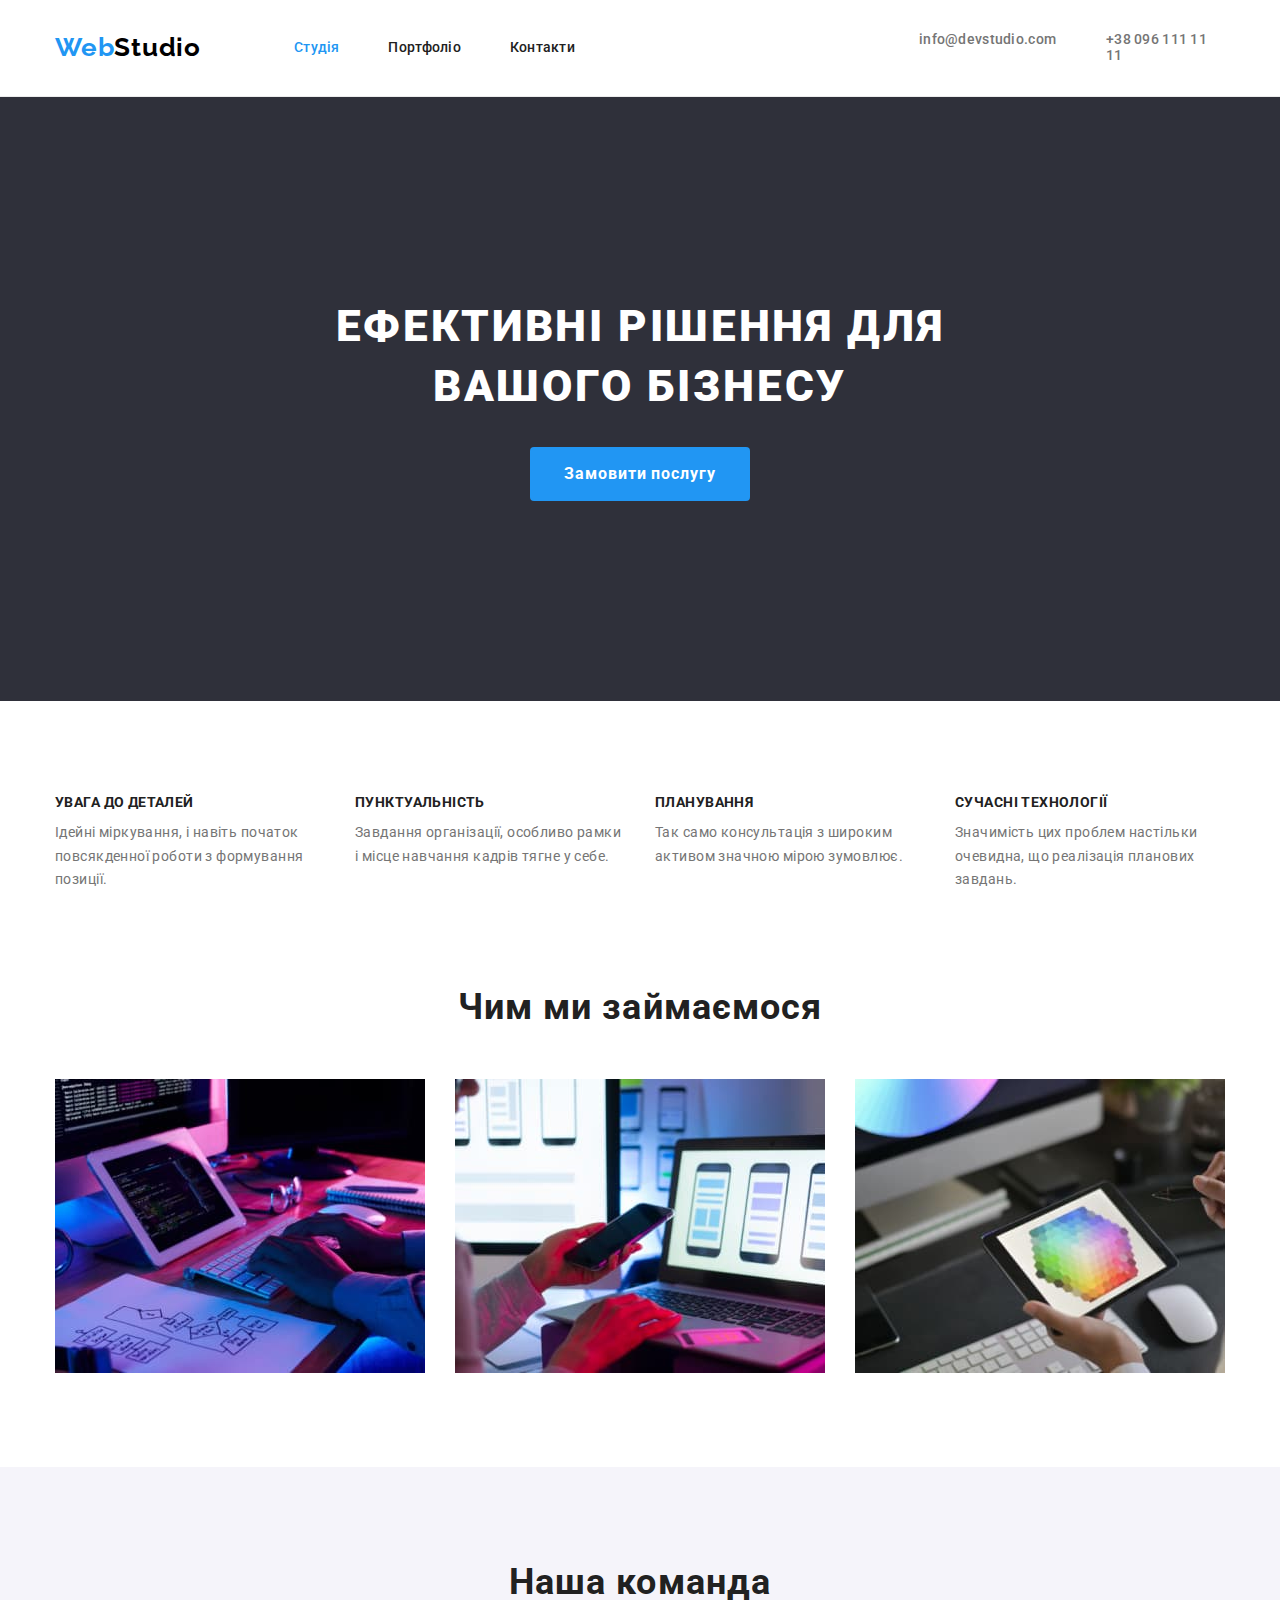
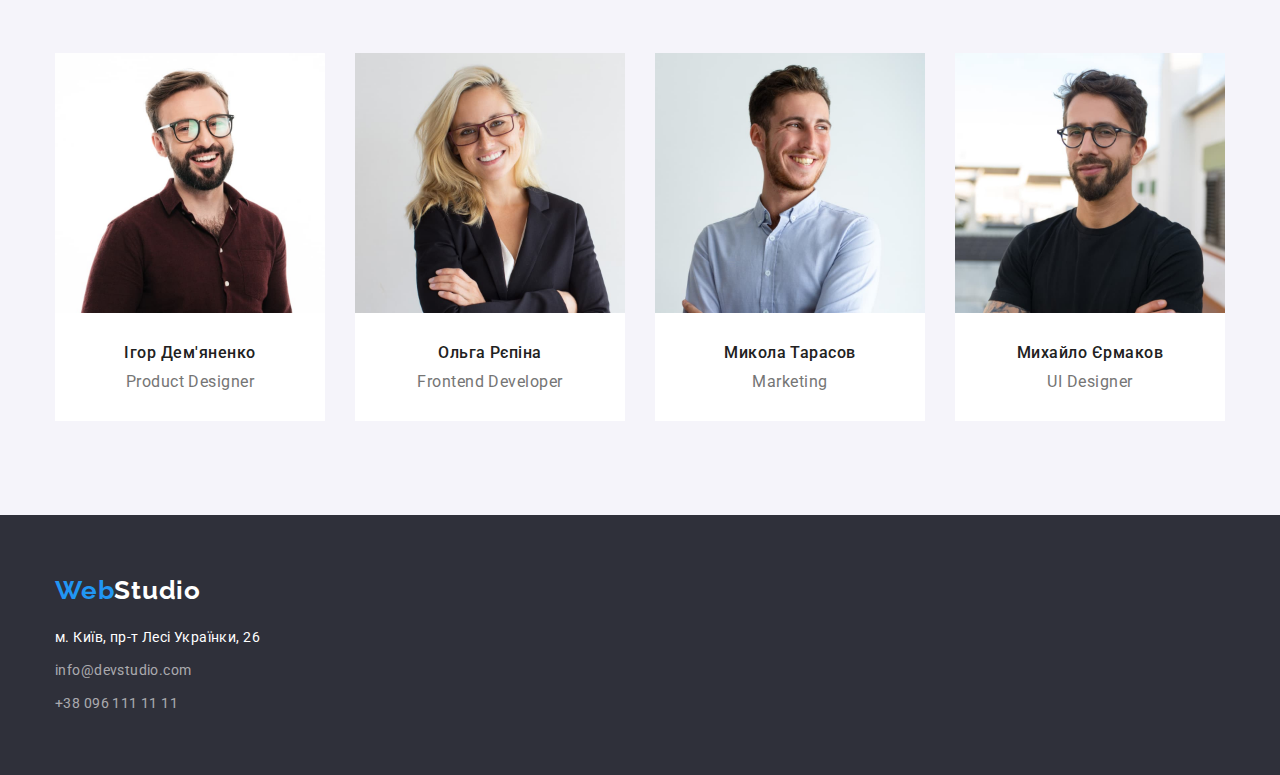
<file: index.html>
<!DOCTYPE html>
<html lang="uk">

    <head>
        <meta charset="UTF-8">
        <meta http-equiv="X-UA-Compatible" content="IE=edge">
        <meta name="viewport" content="width=device-width, initial-scale=1.0">
        <link rel="preconnect" href="https://fonts.googleapis.com">
        <link rel="preconnect" href="https://fonts.gstatic.com" crossorigin>
        <link href="https://fonts.googleapis.com/css2?family=Raleway:wght@700&family=Roboto:wght@400;500;700;900&display=swap" rel="stylesheet">
        <link rel="stylesheet" href="https://cdnjs.cloudflare.com/ajax/libs/modern-normalize/1.1.0/modern-normalize.min.css">
        <link rel="stylesheet" href="css/styles.css">
        <title>WebStudio</title>
    </head>

    <body>
        
        <header class="header">
        <div class="container header-container">
            <nav class="nav-header">
                <!-- Logo -->
                <a href="./index.html" class="logo-header"><span class="logoweb">Web</span>Studio</a>
                <ul class="sitenav-menu">
                    <li><a href="./index.html" class="sitenav currentpage">Студія</a></li>
                    <li><a href="./portfolio.html" class="sitenav">Портфоліо</a></li>
                    <li><a href="" class="sitenav">Контакти</a></li>
                </ul>         
            </nav>
            <!-- Contacts -->
            <ul class="contacts-menu">
                <li class="header-mail"><a href="mailto:info@devstudio.com" class="contacts">info@devstudio.com</a></li>
                <li class="header-phon"><a href="tel:+380961111111" class="contacts">+38 096 111 11 11</a></li>
            </ul>
        </div>
        </header>

    <main>
        <!--Hero section-->
        <section class="herosection">
            <div class="container">
                <h1 class="hero"> Ефективні рішення для вашого бізнесу</h1>
                <button type="button" class="button">Замовити послугу</button>
            </div>
        </section>
        <!--Studio-->
        <section class="feature-section section">
            <div class="container">
            <h2 class="feature-header visually-hidden">Особливості</h2>
            <ul class="feature">
                <li>
                    <h3 class="features">УВАГА ДО ДЕТАЛЕЙ</h3>
                    <p class="text-features">Ідейні міркування, і навіть початок повсякденної роботи з формування позиції.</p>
                </li>
                <li>
                    <h3 class="features">ПУНКТУАЛЬНІСТЬ</h3>
                    <p class="text-features">Завдання організації, особливо рамки і місце навчання кадрів тягне у себе.</p>
                </li>
                <li>
                    <h3 class="features">ПЛАНУВАННЯ</h3>
                    <p class="text-features">Так само консультація з широким активом значною мірою зумовлює.</p>
                </li>
                <li>
                    <h3 class="features">СУЧАСНІ ТЕХНОЛОГІЇ</h3>
                    <p class="text-features">Значимість цих проблем настільки очевидна, що реалізація планових завдань.</p>
                </li>
            </ul>
            </div>
        </section>
        <!--Portfolio-->
        <section class="whatwedo-section section">
            <div class="container">
            <h2 class="whatwedo">Чим ми займаємося</h2>
            <ul class="whatwedo-list">
                <li><img src="images/websitedevelopment.jpg" alt="Розробка сайтів" width="370"></li>
                <li><img src="images/mobileversionsdevelopment.jpg" alt="Розробка мобільних версій" width="370"></li>
                <li><img src="images/designdevelopment.jpg" alt="Розробка дизайна" width="370"></li>
            </ul>
            </div>
        </section>
        <!--Our team-->
        <section class="ourteam-section section">
            <div class="container">
            <h2 class="ourteam">Наша команда</h2>
            <ul class="teamphoto">
                <li><img src="images/igor.jpg" alt="Ігор Дем'яненко" width=270><div class="teammember-description"><h3 class="teammembers">Ігор Дем'яненко</h3><p class="positionteam">Product Designer</p></div></li>
                <li><img src="images/olga.jpg" alt="Ольга Рєпіна" width=270><div class="teammember-description"><h3 class="teammembers">Ольга Рєпіна</h3><p class="positionteam">Frontend Developer</p></div></li>
                <li><img src="images/mikola.jpg" alt="Микола Тарасов" width=270><div class="teammember-description"><h3 class="teammembers">Микола Тарасов</h3><p class="positionteam">Marketing</p></div></li>
                <li><img src="images/mikhailo.jpg" alt="Михайло Єрмаков" width=270><div class="teammember-description"><h3 class="teammembers">Михайло Єрмаков</h3><p class="positionteam">UI Designer</p></div></li>
            </ul>
            </div>
        </section>
    </main>
    
    <footer class="footer">
    <div class="container">
            <!-- Lolgo -->
            <a href="./index.html" class="logo-footer"><span class="logoweb">Web</span><span class="logostudiofooter">Studio</span> </a>
        <!-- Address -->
        <address class="contactsfooter-list">
            <ul>
                <li class="footer-list"><a href="https://goo.gl/maps/2xiJBvrkSo6NXy436" target="_blank" rel="noopener noreferrer nofollow" 
                        class="adressfooter">м. Київ, пр-т Лесі Українки, 26</a></li>
                <li class="footer-list"><a href="mailto:info@devstudio.com" 
                        class="contactsfooter">info@devstudio.com</a></li>
                <li class="footer-list"><a href="tel:+380961111111" 
                        class="contactsfooter"> +38 096 111 11 11</a></li>
            </ul>
        </address>
    </div>
    </footer>
    </body>

    </html>
</file>
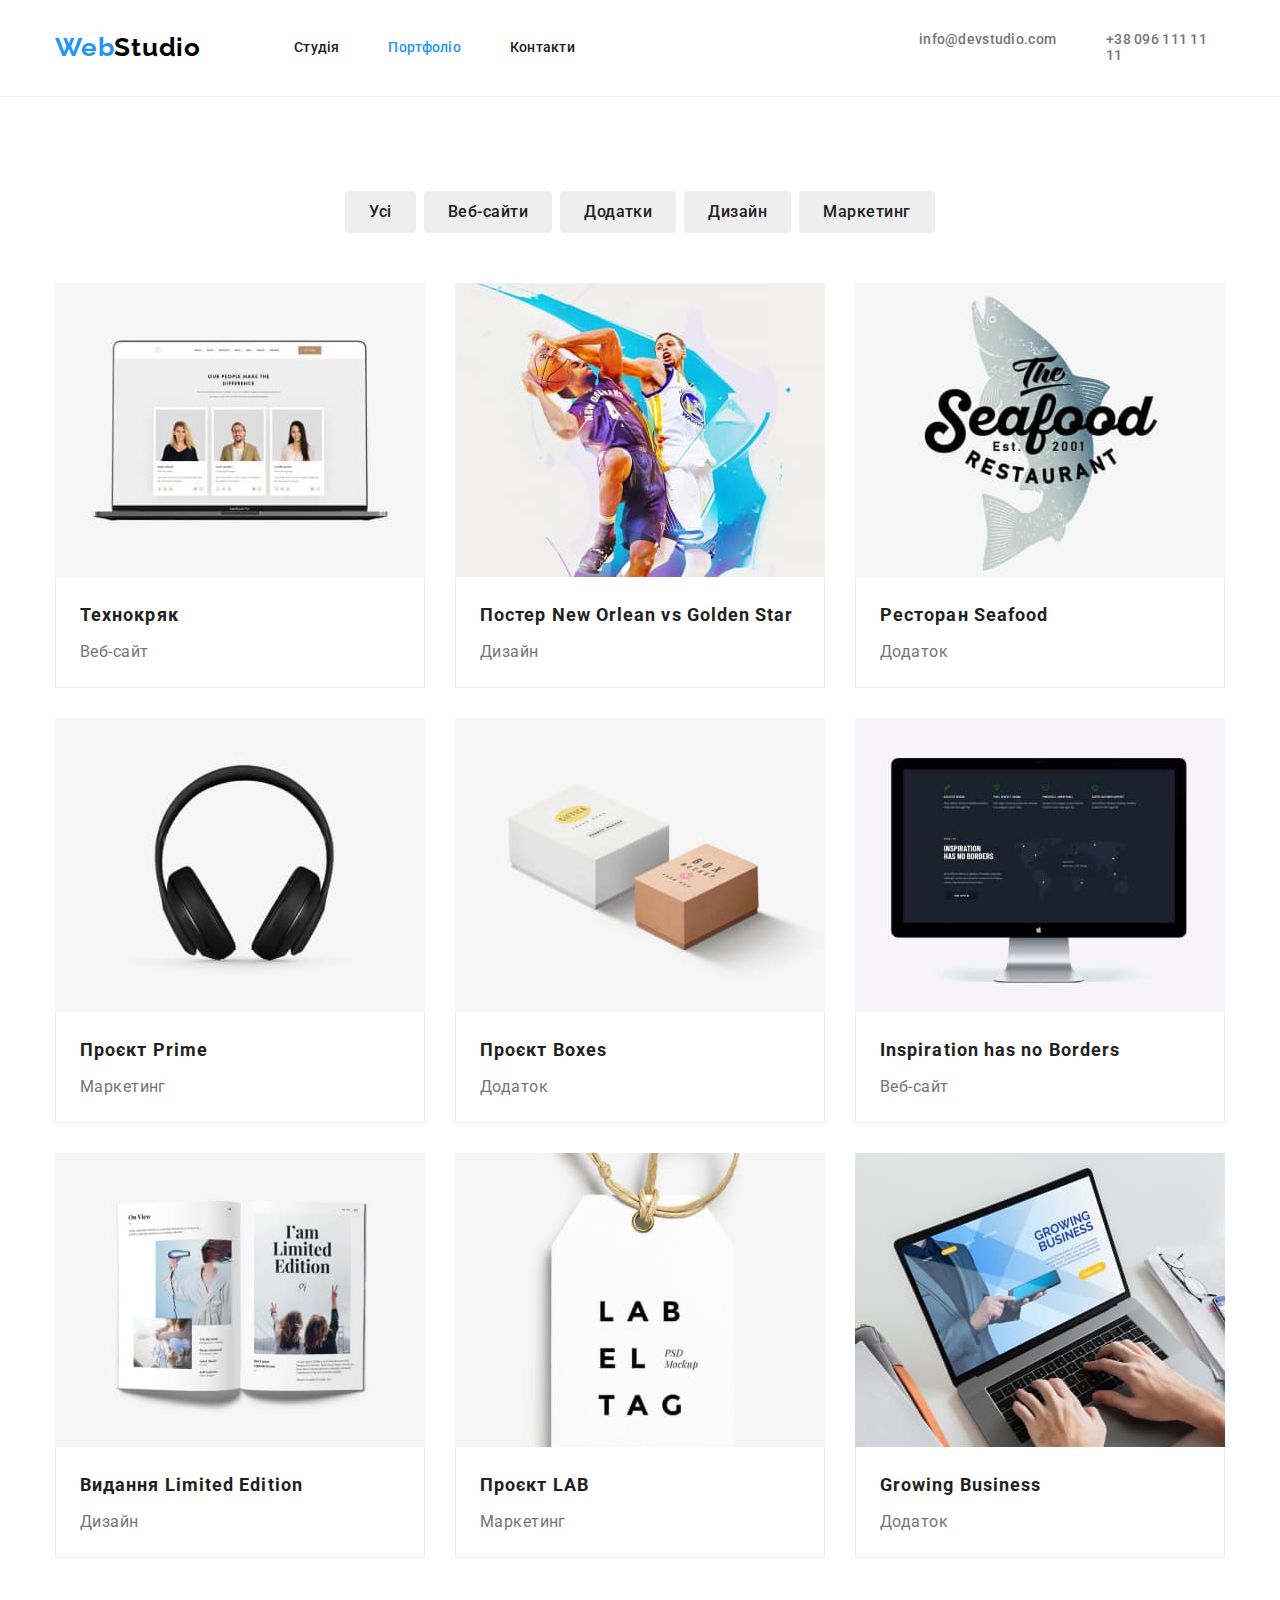
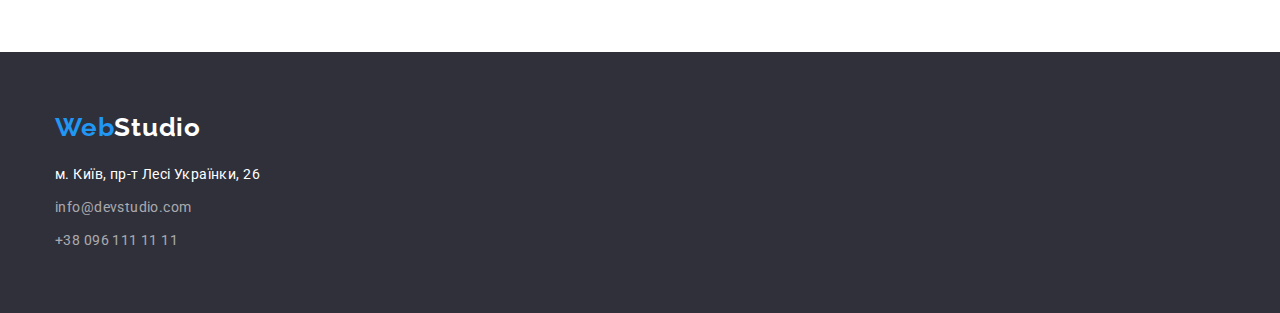
<file: portfolio.html>
<!DOCTYPE html>
<html lang="uk">

    <head>
    <meta charset="UTF-8">
    <meta http-equiv="X-UA-Compatible" content="IE=edge">
    <meta name="viewport" content="width=device-width, initial-scale=1.0">
    <link rel="preconnect" href="https://fonts.googleapis.com">
    <link rel="preconnect" href="https://fonts.gstatic.com" crossorigin>
    <link href="https://fonts.googleapis.com/css2?family=Raleway:wght@700&family=Roboto:wght@400;500;700;900&display=swap" rel="stylesheet">
    <link rel="stylesheet" href="https://cdnjs.cloudflare.com/ajax/libs/modern-normalize/1.1.0/modern-normalize.min.css">
    <link rel="stylesheet" href="css/styles.css">
    <title>WebStudio</title>
    </head>

    <body>

        <header class="header">
            <div class="container header-container">
                <nav class="nav-header">
                    <!-- Logo -->
                    <a href="./index.html" class="logo-header"><span class="logoweb">Web</span>Studio</a>
                    <ul class="sitenav-menu">
                        <li><a href="./index.html" class="sitenav">Студія</a></li>
                        <li><a href="./portfolio.html" class="sitenav currentpage">Портфоліо</a></li>
                        <li><a href="" class="sitenav">Контакти</a></li>
                    </ul>
                </nav>
                <!-- Contacts -->
                <ul class="contacts-menu">
                    <li class="header-mail"><a href="mailto:info@devstudio.com" class="contacts">info@devstudio.com</a></li>
                    <li class="header-phon"><a href="tel:+380961111111" class="contacts">+38 096 111 11 11</a></li>
                </ul>
            </div>
        </header>

    <main>
        <section class="projects-demonstration section">
        <div class="container">
        <h1 class="portfolio-header visually-hidden">Портфолио</h1>   
            <ul class="btn">
                <li><button type="button" class="portfolio-button">Усі</button></li>
                <li><button type="button" class="portfolio-button">Веб-сайти</button></li>
                <li><button type="button" class="portfolio-button">Додатки</button></li>
                <li><button type="button" class="portfolio-button">Дизайн</button></li>
                <li><button type="button" class="portfolio-button">Маркетинг</button></li>
            </ul>
            <ul class="portfolio-imgs">
                <li class="portfolio-img"><img src="images/portfolioimg/technocrake.jpg" alt="Технокряк" width=370>
                    <div class="project">
                    <h2 class="project-name">Технокряк</h2>
                    <p class="project-description">Веб-сайт</p>
                    </div>
                </li>
                <li class="portfolio-img"><img src="images/portfolioimg/neworleanvsgoldenstar.jpg" alt="Постер New Orlean vs Golden Star" width=370>
                    <div class="project">
                    <h2 class="project-name">Постер New Orlean vs Golden Star</h2>
                    <p class="project-description">Дизайн</p>
                    </div>
                </li>
                <li class="portfolio-img"><img src="images/portfolioimg/seafood.jpg" alt="Ресторан Seafood" width=370>
                    <div class="project">
                    <h2 class="project-name">Ресторан Seafood</h2>
                    <p class="project-description">Додаток</p>
                    </div>
                </li>
                <li class="portfolio-img"><img src="images/portfolioimg/prime.jpg" alt="Проєкт Prime" width=370>
                    <div class="project">
                    <h2 class="project-name">Проєкт Prime</h2>
                    <p class="project-description">Маркетинг</p>
                    </div>
                </li>
                <li class="portfolio-img"><img src="images/portfolioimg/boxes.jpg" alt="Проєкт Boxes" width=370>
                    <div class="project">
                    <h2 class="project-name">Проєкт Boxes</h2>
                    <p class="project-description">Додаток</p>
                    </div>
                </li>
                <li class="portfolio-img"><img src="images/portfolioimg/inspirationhasnoborders.jpg" alt="Inspiration has no Borders" width=370>
                    <div class="project">
                    <h2 class="project-name">Inspiration has no Borders</h2>
                    <p class="project-description">Веб-сайт</p>
                    </div>
                </li>
                <li class="portfolio-img"><img src="images/portfolioimg/limitededition.jpg" alt="Видання Limited Edition" width=370>
                    <div class="project">
                    <h2 class="project-name">Видання Limited Edition</h2>
                    <p class="project-description">Дизайн</p>
                    </div>
                </li>
                <li class="portfolio-img"><img src="images/portfolioimg/lab.jpg" alt="Проєкт LAB" width=370>
                    <div class="project">
                    <h2 class="project-name">Проєкт LAB</h2>
                    <p class="project-description">Маркетинг</p>
                    </div>
                </li>
                <li class="portfolio-img"><img src="images/portfolioimg/growingbusines.jpg" alt="Growing Business" width=370>
                    <div class="project">
                    <h2 class="project-name">Growing Business</h2>
                    <p class="project-description">Додаток</p>
                    </div>
                </li>
            </ul>
        </div>
        </section>
    </main>

    <footer class="footer">
        <div class="container">
            <!-- Lolgo -->
            <a href="./index.html" class="logo-footer"><span class="logoweb">Web</span><span
                    class="logostudiofooter">Studio</span> </a>
            <!-- Address -->
            <address class="contactsfooter-list">
                <ul>
                    <li class="footer-list"><a href="https://goo.gl/maps/2xiJBvrkSo6NXy436" target="_blank" rel="noopener noreferrer nofollow" 
                            class="adressfooter">м. Київ, пр-т Лесі Українки, 26</a></li>
                    <li class="footer-list"><a href="mailto:info@devstudio.com" 
                            class="contactsfooter">info@devstudio.com</a></li>
                    <li class="footer-list"><a href="tel:+380961111111" 
                            class="contactsfooter"> +38 096 111 11 11</a></li>
                </ul>
            </address>
        </div>
    </footer>
    </body>

    </html>
</file>
<file: css/styles.css>
:root {
   --primary-color: #212121;
   --secondary-color: #757575;
   --third-color: #000000;
   --fourth-color: #FFFFFF;
   --footer-color: rgba(255, 255, 255, 0.6);
   --hover-color: #2196F3;
   --primary-background: #F5F5F5;
   --secondary-background: #F5F4FA;
   --hero-footer-background: #2F303A;
   --button-hover-background: #188CE8;
   --line-color: #ECECEC;
   --second-line-color: #EEEEEE;
}
*,
*::before,
*::after {
    box-sizing: border-box;
}
h1, h2, h3, a, p, ul {
    margin: 0;
    padding: 0;
}
a {
    text-decoration: none;
}
ul {
    list-style: none;
}
img {
    display: block;
    max-width: 100%;
}
body {
    font-family: 'Roboto', sans-serif;
    background-color: var(--fourth-color);
    color: var(--secondary-color);
    font-size: 14px;
    letter-spacing: 0.03em;}
.container {
    width: 1200px;
    margin-left: auto;
    margin-right: auto;
    padding-left: 15px;
    padding-right: 15px;
}
.section {
    padding-top: 94px;
    padding-bottom: 94px;
}
.header {
    border-bottom: 1px solid var(--line-color);
}
.header-container {
    display: flex;
    align-items: center;
}
.nav-header {
    display: flex;
    align-items: center;
}
.logo-header {
    font-family: 'Raleway', sans-serif;
    font-weight: 700;
    font-size: 26px;
    line-height: 1.19;
    letter-spacing: 0.03em;
    color: var(--third-color)
}
.logoweb {
    color: var(--hover-color)
}
.sitenav-menu {
    display: flex;
    justify-content: space-between;
    width: 281px;
    margin-left: 93px;}
.sitenav {
    display: block;
    font-weight: 500;
    font-size: 14px;
    line-height: 1.14;
    letter-spacing: 0.02em;
    color: var(--primary-color);
    padding-top: 32px;
    padding-bottom: 32px;
}
.sitenav:hover, .sitenav:focus {
    color: var(--hover-color)
}
.currentpage {
    color: var(--hover-color);
}
.contacts-menu {
    display: flex;
    margin-left: 344px;
}
.contacts {
    display: block;
    font-weight: 500;
    font-size: 14px;
    line-height: 1.14;
    letter-spacing: 0.02em;
    color: var(--secondary-color);
    padding-top: 32px;
    padding-bottom: 32px;
}
.contacts:hover, .contacts:focus {
    color: var(--hover-color)
}
.header-phon {
    margin-left: 50px;
}
.herosection {
    padding-top: 200px;
    padding-bottom: 200px;
    background-color: var(--hero-footer-background);
    text-align: center;
}
.hero {
    font-weight: 900;
    font-size: 44px;
    line-height: 1.36;
    letter-spacing: 0.06em;
    text-transform: uppercase;
    text-align: center;
    color: var(--fourth-color);
    max-width: 696px;
    margin-right: auto;
    margin-bottom: 30px;
    margin-left: auto;
}
.button {
    cursor: pointer;
    font-family: inherit;
    background-color: var(--hover-color);
    font-weight: 700;
    font-size: 16px;
    line-height: 1.88;
    letter-spacing: 0.06em;
    color: var(--fourth-color);
    padding: 10px 32px;
    border-radius: 4px;
    border-color: transparent;
}
.button:hover, .button:focus {
    background-color: var(--button-hover-background);
}
.visually-hidden {
    position: absolute;
    white-space: nowrap;
    width: 1px;
    height: 1px;
    overflow: hidden;
    border: 0;
    padding: 0;
    clip: rect(0 0 0 0);
    clip-path: inset(50%);
    margin: -1px;
}
.feature {
    display: flex;
    gap: 30px;
}
.features {
    font-weight: 700;
    font-size: 14px;
    line-height: 1.14;
    letter-spacing: 0.03em;
    text-transform: uppercase;
    color: var(--primary-color);
    margin-bottom: 10px;
}
.text-features {
    line-height: 1.71;
    width: 270px;
}
.whatwedo-section {
    padding-top: 0;
}
.whatwedo, .ourteam {
    text-align: center;
    font-weight: 700;
    font-size: 36px;
    line-height: 1.17;
    letter-spacing: 0.03em;
    color: var(--primary-color);
    margin-bottom: 50px;
}
.whatwedo-list {
    display: flex;
    gap: 30px;
}
.ourteam-section {
    background-color: var(--secondary-background);
}
.teamphoto {
    display: flex;
    gap: 30px;
}
.teammember-description {
    padding-top: 30px;
    padding-bottom: 30px;
    background-color: var(--fourth-color);
}
.teammembers {
    font-weight: 500;
    font-size: 16px;
    line-height: 1.19;
    letter-spacing: 0.03em;
    color: var(--primary-color);
    text-align: center;
    margin-bottom: 10px;
}
.positionteam {
    font-size: 16px;
    line-height: 1.19;
    letter-spacing: 0.03em;
    color: var(--secondary-color);
    text-align: center;
}
.footer {
    background-color: var(--hero-footer-background);
    padding-top: 60px;
    padding-bottom: 60px;
}
.logo-footer {
    font-family: 'Raleway', sans-serif;
    font-weight: 700;
    font-size: 26px;
    line-height: 1.19;
    letter-spacing: 0.03em;
    color: var(--third-color);
}
.logostudiofooter {
    color: var(--fourth-color);
}
.contactsfooter-list {
    margin-top: 20px;
}
.footer-list:not(:last-child) {
    margin-bottom: 9px;
}
.contactsfooter {
    font-style: normal;
    line-height: 1.71;
    color: var(--footer-color);
}
.contactsfooter:hover,
.contactsfooter:focus {
    color: var(--hover-color);
}
.adressfooter {
    font-style: normal;
    line-height: 1.71;
    color: var(--fourth-color);
}
.adressfooter:hover, .adressfooter:focus {
    color: var(--hover-color)
}
.btn {
    display: flex;
    justify-content: center;
    gap: 8px;
    margin-bottom: 50px;
}
.portfolio-button {
    border-radius: 4px;
    border-color: transparent;
    font-family: inherit;
    cursor: pointer;
    font-weight: 500;
    font-size: 16px;
    line-height: 1.63;
    letter-spacing: 0.03em;
    color: var(--primary-color);
    padding: 6px 22px;
    
}
.portfolio-button:hover {
    color: var(--fourth-color); 
    background-color: var(--hover-color);
}
.portfolio-button:focus {
    color: var(--fourth-color);
    background-color: var(--hover-color);
}
.portfolio-imgs {
    display: flex;
    flex-wrap: wrap;
    align-items: center;
    gap: 30px;
}
.project {
    padding: 20px 24px;
    border: 1px solid var(--second-line-color);
    border-top: transparent;
}
.project-name {
    margin-bottom: 4px;
    font-weight: 700;
    font-size: 18px;
    line-height: 2;
    letter-spacing: 0.06em;
    color: var(--primary-color)
}
.project-description {
    font-size: 16px;
    line-height: 1.88;
    color: var(--secondary-color)
}
</file>
